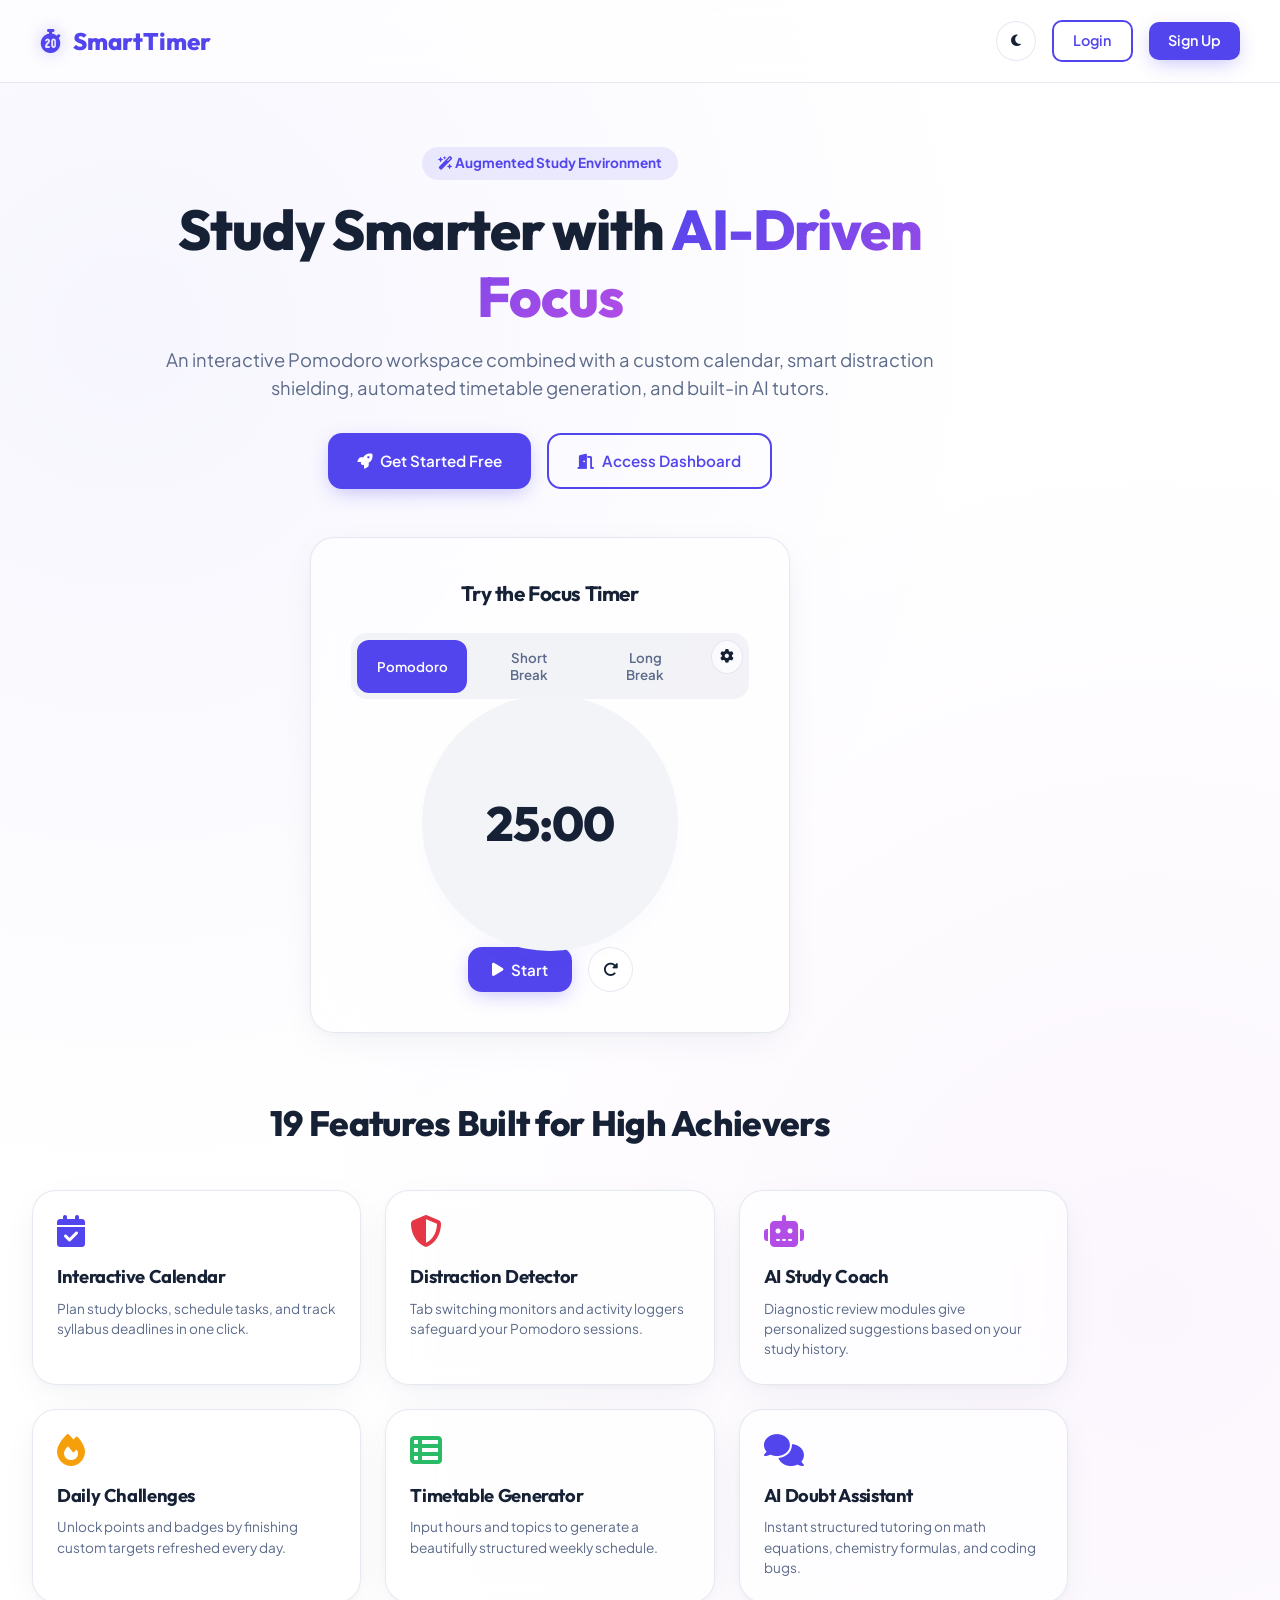
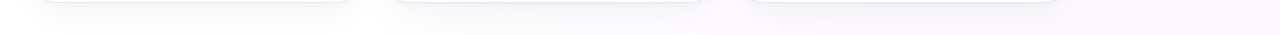
<file: index.html>
<!DOCTYPE html>
<html lang="en">
<head>
    <meta charset="UTF-8">
    <meta name="viewport" content="width=device-width, initial-scale=1.0">
    <title>Smart Study Timer - Elevate Your Focus</title>
    <link rel="stylesheet" href="style.css">
    <link rel="stylesheet" href="https://cdnjs.cloudflare.com/ajax/libs/font-awesome/6.4.0/css/all.min.css">
</head>
<body style="background: radial-gradient(circle at 10% 20%, hsla(245, 82%, 60%, 0.05), transparent 50%), radial-gradient(circle at 90% 80%, hsla(280, 75%, 60%, 0.05), transparent 50%);">
    <!-- Navigation Bar -->
    <nav style="display: flex; justify-content: space-between; align-items: center; padding: 1.25rem 2.5rem; background: var(--card-bg); backdrop-filter: var(--glass-blur); -webkit-backdrop-filter: var(--glass-blur); border-bottom: 1px solid var(--card-border); sticky: top; z-index: 100;">
        <div class="sidebar-logo" style="margin: 0; padding: 0;">
            <i class="fa-solid fa-stopwatch-20"></i>
            <span>SmartTimer</span>
        </div>
        <div class="nav-links" style="display: flex; gap: 1rem; align-items: center;">
            <button class="btn-icon" id="themeToggle" aria-label="Toggle Theme" style="width: 40px; height: 40px;">
                <i class="fa-solid fa-moon"></i>
            </button>
            <a href="login.html" class="btn btn-outline" style="padding: 0.5rem 1.2rem; border-radius: 10px; font-size: 0.9rem;">Login</a>
            <a href="register.html" class="btn btn-primary" style="padding: 0.5rem 1.2rem; border-radius: 10px; font-size: 0.9rem;">Sign Up</a>
        </div>
    </nav>

    <!-- Hero Section -->
    <div class="container" style="max-width: 1100px; padding: 4rem 2rem 2rem; text-align: center;">
        <div style="max-width: 800px; margin: 0 auto 3rem;">
            <span style="background: hsla(245, 82%, 60%, 0.1); color: var(--primary-color); padding: 0.4rem 1rem; border-radius: 99px; font-size: 0.85rem; font-weight: 700; display: inline-block; margin-bottom: 1rem;">
                <i class="fa-solid fa-wand-magic-sparkles"></i> Augmented Study Environment
            </span>
            <h1 style="font-size: 3.5rem; line-height: 1.2; font-weight: 800; font-family: var(--font-heading); margin-bottom: 1rem;">
                Study Smarter with <span style="background: linear-gradient(135deg, var(--primary-color), var(--accent-color)); -webkit-background-clip: text; -webkit-text-fill-color: transparent;">AI-Driven Focus</span>
            </h1>
            <p style="font-size: 1.15rem; color: var(--text-muted); margin-bottom: 2rem;">
                An interactive Pomodoro workspace combined with a custom calendar, smart distraction shielding, automated timetable generation, and built-in AI tutors.
            </p>
            <div style="display: flex; gap: 1rem; justify-content: center; flex-wrap: wrap;">
                <a href="register.html" class="btn btn-primary btn-lg" style="padding: 0.9rem 1.8rem; border-radius: 14px;"><i class="fa-solid fa-rocket"></i> Get Started Free</a>
                <a href="login.html" class="btn btn-outline btn-lg" style="padding: 0.9rem 1.8rem; border-radius: 14px;"><i class="fa-solid fa-door-open"></i> Access Dashboard</a>
            </div>
        </div>

        <!-- Quick Demo Timer -->
        <div class="glass-card text-center" style="max-width: 480px; margin: 0 auto 4rem; padding: 2.5rem; position: relative;">
            <h3 style="font-size: 1.3rem; margin-bottom: 1.5rem;">Try the Focus Timer</h3>
            
            <div class="timer-modes" style="margin-bottom: 1.5rem;">
                <button class="timer-mode-btn active" data-mode="pomodoro">Pomodoro</button>
                <button class="timer-mode-btn" data-mode="shortBreak">Short Break</button>
                <button class="timer-mode-btn" data-mode="longBreak">Long Break</button>
                <button class="btn-icon" id="settingsBtn" style="width: 34px; height: 34px; margin-left: 0.25rem;"><i class="fa-solid fa-gear" style="font-size: 0.85rem;"></i></button>
            </div>

            <div class="circular-progress" id="progressCircle" style="width: 200px; height: 200px; margin-bottom: 1.5rem;">
                <div class="time-display" id="timeDisplay" style="font-size: 3rem;">25:00</div>
            </div>

            <div class="timer-controls" style="margin-bottom: 0;">
                <button class="btn btn-primary" id="startBtn"><i class="fa-solid fa-play"></i> Start</button>
                <button class="btn btn-outline" id="pauseBtn" style="display:none;"><i class="fa-solid fa-pause"></i> Pause</button>
                <button class="btn btn-icon" id="resetBtn"><i class="fa-solid fa-rotate-right"></i></button>
            </div>
        </div>

        <!-- Features Grid -->
        <div style="margin-top: 2rem;">
            <h2 style="font-size: 2.2rem; font-weight: 800; font-family: var(--font-heading); margin-bottom: 2.5rem;">19 Features Built for High Achievers</h2>
            
            <div class="grid-cols-12" style="gap: 1.5rem; text-align: left;">
                <div class="col-span-4 glass-card" style="padding: 1.5rem;">
                    <i class="fa-solid fa-calendar-check" style="font-size: 2rem; color: var(--primary-color); margin-bottom: 1rem;"></i>
                    <h3 style="font-size: 1.15rem; margin-bottom: 0.5rem;">Interactive Calendar</h3>
                    <p style="font-size: 0.85rem; color: var(--text-muted); margin: 0;">Plan study blocks, schedule tasks, and track syllabus deadlines in one click.</p>
                </div>
                <div class="col-span-4 glass-card" style="padding: 1.5rem;">
                    <i class="fa-solid fa-shield-halved" style="font-size: 2rem; color: var(--danger-color); margin-bottom: 1rem;"></i>
                    <h3 style="font-size: 1.15rem; margin-bottom: 0.5rem;">Distraction Detector</h3>
                    <p style="font-size: 0.85rem; color: var(--text-muted); margin: 0;">Tab switching monitors and activity loggers safeguard your Pomodoro sessions.</p>
                </div>
                <div class="col-span-4 glass-card" style="padding: 1.5rem;">
                    <i class="fa-solid fa-robot" style="font-size: 2rem; color: var(--accent-color); margin-bottom: 1rem;"></i>
                    <h3 style="font-size: 1.15rem; margin-bottom: 0.5rem;">AI Study Coach</h3>
                    <p style="font-size: 0.85rem; color: var(--text-muted); margin: 0;">Diagnostic review modules give personalized suggestions based on your study history.</p>
                </div>
                <div class="col-span-4 glass-card" style="padding: 1.5rem;">
                    <i class="fa-solid fa-fire" style="font-size: 2rem; color: var(--warning-color); margin-bottom: 1rem;"></i>
                    <h3 style="font-size: 1.15rem; margin-bottom: 0.5rem;">Daily Challenges</h3>
                    <p style="font-size: 0.85rem; color: var(--text-muted); margin: 0;">Unlock points and badges by finishing custom targets refreshed every day.</p>
                </div>
                <div class="col-span-4 glass-card" style="padding: 1.5rem;">
                    <i class="fa-solid fa-table-list" style="font-size: 2rem; color: var(--success-color); margin-bottom: 1rem;"></i>
                    <h3 style="font-size: 1.15rem; margin-bottom: 0.5rem;">Timetable Generator</h3>
                    <p style="font-size: 0.85rem; color: var(--text-muted); margin: 0;">Input hours and topics to generate a beautifully structured weekly schedule.</p>
                </div>
                <div class="col-span-4 glass-card" style="padding: 1.5rem;">
                    <i class="fa-solid fa-comments" style="font-size: 2rem; color: var(--primary-color); margin-bottom: 1rem;"></i>
                    <h3 style="font-size: 1.15rem; margin-bottom: 0.5rem;">AI Doubt Assistant</h3>
                    <p style="font-size: 0.85rem; color: var(--text-muted); margin: 0;">Instant structured tutoring on math equations, chemistry formulas, and coding bugs.</p>
                </div>
            </div>
        </div>
    </div>

    <!-- Settings Modal -->
    <div class="modal" id="settingsModal">
        <div class="modal-content glass-card">
            <div class="modal-header">
                <h3>Timer Settings</h3>
                <button class="close-modal" id="closeSettingsBtn"><i class="fa-solid fa-xmark"></i></button>
            </div>
            <div class="settings-form">
                <div class="form-group">
                    <label class="form-label">Pomodoro (minutes)</label>
                    <input type="number" id="pomodoroSetting" class="form-input" min="1" value="25">
                </div>
                <div class="form-group">
                    <label class="form-label">Short Break (minutes)</label>
                    <input type="number" id="shortBreakSetting" class="form-input" min="1" value="5">
                </div>
                <div class="form-group">
                    <label class="form-label">Long Break (minutes)</label>
                    <input type="number" id="longBreakSetting" class="form-input" min="1" value="15">
                </div>
                <button class="btn btn-primary w-full mt-1" id="saveSettingsBtn">Save Settings</button>
            </div>
        </div>
    </div>

    <script src="script.js"></script>
</body>
</html>
</file>
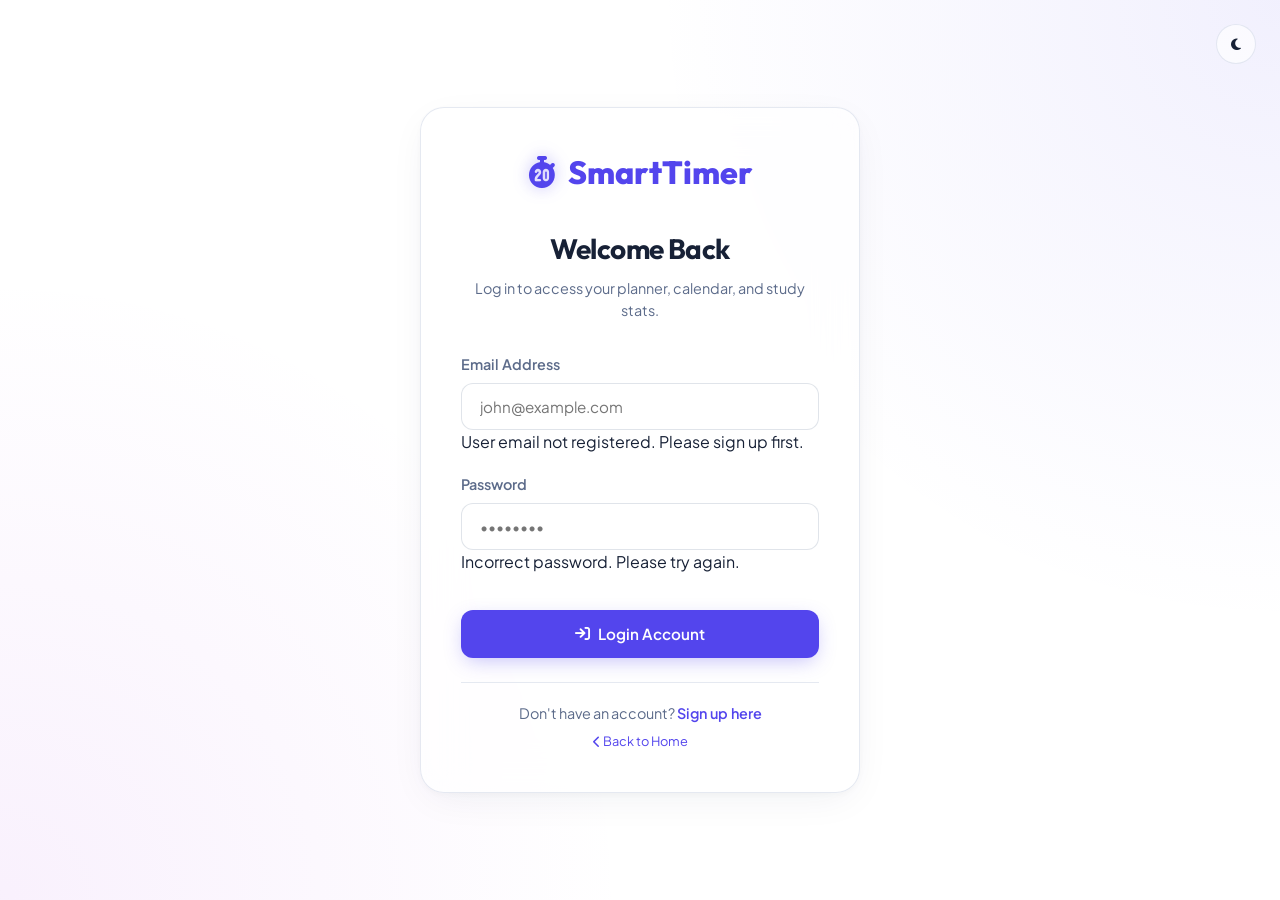
<file: login.html>
<!DOCTYPE html>
<html lang="en">
<head>
    <meta charset="UTF-8">
    <meta name="viewport" content="width=device-width, initial-scale=1.0">
    <title>Login - Smart Study Timer</title>
    <link rel="stylesheet" href="style.css">
    <link rel="stylesheet" href="https://cdnjs.cloudflare.com/ajax/libs/font-awesome/6.4.0/css/all.min.css">
</head>
<body style="display: flex; align-items: center; justify-content: center; min-height: 100vh; background: radial-gradient(circle at top right, hsla(245, 82%, 60%, 0.08), transparent 40%), radial-gradient(circle at bottom left, hsla(280, 75%, 60%, 0.08), transparent 40%); padding: 1.5rem; position: relative;">
    <div style="position: absolute; top: 1.5rem; right: 1.5rem; display: flex; gap: 1rem; align-items: center;">
        <button class="btn-icon" id="themeToggle" aria-label="Toggle Theme" style="width: 40px; height: 40px;">
            <i class="fa-solid fa-moon"></i>
        </button>
    </div>
    
    <div class="glass-card" style="width: 100%; max-width: 440px; padding: 2.5rem; text-align: left;">
        <div style="display: flex; align-items: center; justify-content: center; gap: 0.75rem; font-size: 2rem; font-weight: 800; font-family: var(--font-heading); color: var(--primary-color); margin-bottom: 2rem;">
            <i class="fa-solid fa-stopwatch-20" style="filter: drop-shadow(0 0 8px var(--primary-glow));"></i>
            <span>SmartTimer</span>
        </div>
        
        <h2 style="font-size: 1.75rem; text-align: center; margin-bottom: 0.5rem;">Welcome Back</h2>
        <p style="text-align: center; color: var(--text-muted); font-size: 0.9rem; margin-bottom: 2rem;">Log in to access your planner, calendar, and study stats.</p>
        
        <form id="loginForm">
            <div class="form-group">
                <label class="form-label" for="loginEmail">Email Address</label>
                <input type="email" id="loginEmail" class="form-input" placeholder="john@example.com" required>
                <div class="error-msg" id="loginEmailError">User email not registered. Please sign up first.</div>
            </div>
            
            <div class="form-group">
                <label class="form-label" for="loginPassword">Password</label>
                <input type="password" id="loginPassword" class="form-input" placeholder="••••••••" required>
                <div class="error-msg" id="loginPasswordError">Incorrect password. Please try again.</div>
            </div>
            
            <button type="submit" class="btn btn-primary w-full" style="padding: 0.9rem; margin-top: 1rem; border-radius: 12px;">
                <i class="fa-solid fa-arrow-right-to-bracket"></i> Login Account
            </button>
        </form>
        
        <div style="text-align: center; margin-top: 1.5rem; border-top: 1px solid var(--card-border); padding-top: 1.25rem;">
            <p style="font-size: 0.9rem; color: var(--text-muted);">
                Don't have an account? <a href="register.html" style="font-weight: 600;">Sign up here</a>
            </p>
            <p style="font-size: 0.8rem; color: var(--text-muted); margin-top: 0.5rem;">
                <a href="index.html"><i class="fa-solid fa-chevron-left" style="font-size: 0.75rem;"></i> Back to Home</a>
            </p>
        </div>
    </div>

    <script src="script.js"></script>
</body>
</html>
</file>
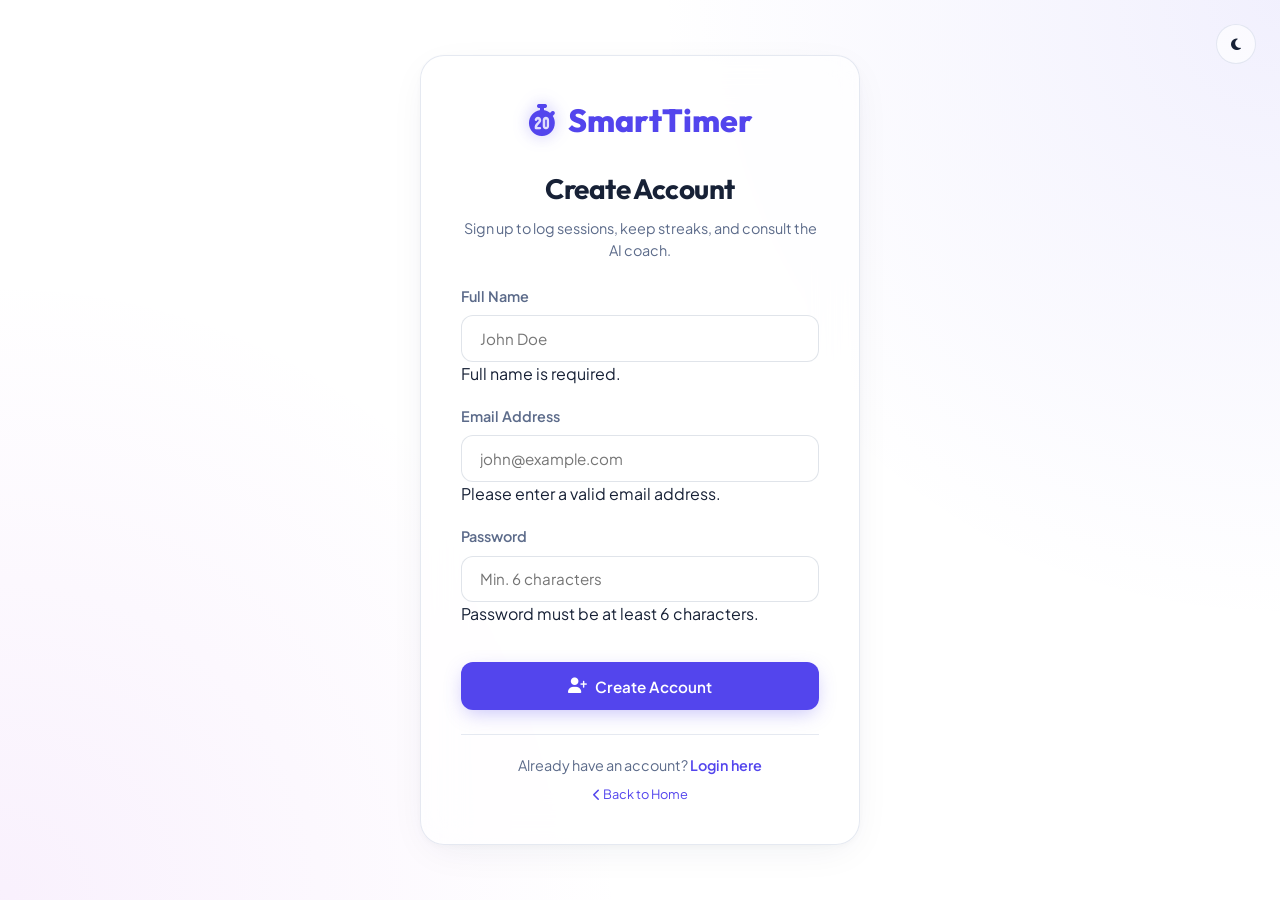
<file: register.html>
<!DOCTYPE html>
<html lang="en">
<head>
    <meta charset="UTF-8">
    <meta name="viewport" content="width=device-width, initial-scale=1.0">
    <title>Register - Smart Study Timer</title>
    <link rel="stylesheet" href="style.css">
    <link rel="stylesheet" href="https://cdnjs.cloudflare.com/ajax/libs/font-awesome/6.4.0/css/all.min.css">
</head>
<body style="display: flex; align-items: center; justify-content: center; min-height: 100vh; background: radial-gradient(circle at top right, hsla(245, 82%, 60%, 0.08), transparent 40%), radial-gradient(circle at bottom left, hsla(280, 75%, 60%, 0.08), transparent 40%); padding: 1.5rem; position: relative;">
    <div style="position: absolute; top: 1.5rem; right: 1.5rem; display: flex; gap: 1rem; align-items: center;">
        <button class="btn-icon" id="themeToggle" aria-label="Toggle Theme" style="width: 40px; height: 40px;">
            <i class="fa-solid fa-moon"></i>
        </button>
    </div>
    
    <div class="glass-card" style="width: 100%; max-width: 440px; padding: 2.5rem; text-align: left;">
        <div style="display: flex; align-items: center; justify-content: center; gap: 0.75rem; font-size: 2rem; font-weight: 800; font-family: var(--font-heading); color: var(--primary-color); margin-bottom: 1.5rem;">
            <i class="fa-solid fa-stopwatch-20" style="filter: drop-shadow(0 0 8px var(--primary-glow));"></i>
            <span>SmartTimer</span>
        </div>
        
        <h2 style="font-size: 1.75rem; text-align: center; margin-bottom: 0.5rem;">Create Account</h2>
        <p style="text-align: center; color: var(--text-muted); font-size: 0.9rem; margin-bottom: 1.5rem;">Sign up to log sessions, keep streaks, and consult the AI coach.</p>
        
        <form id="registerForm">
            <div class="form-group">
                <label class="form-label" for="regName">Full Name</label>
                <input type="text" id="regName" class="form-input" placeholder="John Doe" required>
                <div class="error-msg" id="nameError">Full name is required.</div>
            </div>
            
            <div class="form-group">
                <label class="form-label" for="regEmail">Email Address</label>
                <input type="email" id="regEmail" class="form-input" placeholder="john@example.com" required>
                <div class="error-msg" id="emailError">Please enter a valid email address.</div>
            </div>
            
            <div class="form-group">
                <label class="form-label" for="regPassword">Password</label>
                <input type="password" id="regPassword" class="form-input" placeholder="Min. 6 characters" required>
                <div class="error-msg" id="passwordError">Password must be at least 6 characters.</div>
            </div>
            
            <button type="submit" class="btn btn-primary w-full" style="padding: 0.9rem; margin-top: 1rem; border-radius: 12px;">
                <i class="fa-solid fa-user-plus"></i> Create Account
            </button>
        </form>
        
        <div style="text-align: center; margin-top: 1.5rem; border-top: 1px solid var(--card-border); padding-top: 1.25rem;">
            <p style="font-size: 0.9rem; color: var(--text-muted);">
                Already have an account? <a href="login.html" style="font-weight: 600;">Login here</a>
            </p>
            <p style="font-size: 0.8rem; color: var(--text-muted); margin-top: 0.5rem;">
                <a href="index.html"><i class="fa-solid fa-chevron-left" style="font-size: 0.75rem;"></i> Back to Home</a>
            </p>
        </div>
    </div>

    <!-- Success Modal -->
    <div class="modal-overlay" id="successModal">
        <div class="glass-card modal-content" style="max-width: 380px;">
            <i class="fa-solid fa-circle-check" style="font-size: 3.5rem; color: var(--success-color); margin-bottom: 1rem; display: block; filter: drop-shadow(0 4px 10px hsla(145, 63%, 45%, 0.3));"></i>
            <h3>Registration Complete!</h3>
            <p style="color: var(--text-muted); margin: 0.5rem 0 1.5rem; font-size: 0.9rem;">Your account is ready. Log in to start your smart study journey.</p>
            <a href="login.html" class="btn btn-primary w-full" style="border-radius: 12px;">Go to Login</a>
        </div>
    </div>

    <script src="script.js"></script>
</body>
</html>
</file>
<file: style.css>
@import url('https://fonts.googleapis.com/css2?family=Outfit:wght@300;400;500;600;700;800&family=Plus+Jakarta+Sans:wght@300;400;500;600;700;800&display=swap');

:root {
  /* Premium Light Theme (HSL-tailored) */
  --bg-color: hsl(220, 30%, 96%);
  --text-color: hsl(220, 40%, 15%);
  --text-muted: hsl(220, 20%, 45%);
  --card-bg: hsla(0, 0%, 100%, 0.65);
  --card-border: hsla(220, 30%, 80%, 0.4);
  --primary-color: hsl(245, 82%, 60%);
  --primary-hover: hsl(245, 82%, 52%);
  --primary-glow: hsla(245, 82%, 60%, 0.35);
  --success-color: hsl(145, 63%, 45%);
  --success-bg: hsla(145, 63%, 45%, 0.1);
  --danger-color: hsl(355, 78%, 56%);
  --danger-bg: hsla(355, 78%, 56%, 0.1);
  --warning-color: hsl(38, 92%, 50%);
  --warning-bg: hsla(38, 92%, 50%, 0.1);
  --accent-color: hsl(280, 75%, 60%);
  --shadow: 0 10px 40px -10px hsla(220, 40%, 20%, 0.08), 0 2px 10px hsla(220, 40%, 20%, 0.03);
  --glass-blur: blur(20px);
  --input-bg: hsla(0, 0%, 100%, 0.8);
  --input-border: hsla(220, 20%, 80%, 0.5);
  --sidebar-width: 280px;
  --transition: all 0.3s cubic-bezier(0.4, 0, 0.2, 1);
  --font-heading: 'Outfit', sans-serif;
  --font-body: 'Plus Jakarta Sans', sans-serif;
}

[data-theme="dark"] {
  /* Premium Dark Theme */
  --bg-color: hsl(222, 47%, 7%);
  --text-color: hsl(210, 40%, 98%);
  --text-muted: hsl(215, 25%, 70%);
  --card-bg: hsla(222, 47%, 11%, 0.65);
  --card-border: hsla(217, 32%, 18%, 0.85);
  --primary-color: hsl(245, 100%, 65%);
  --primary-hover: hsl(245, 100%, 70%);
  --primary-glow: hsla(245, 100%, 65%, 0.45);
  --success-color: hsl(145, 80%, 45%);
  --success-bg: hsla(145, 80%, 45%, 0.15);
  --danger-color: hsl(355, 100%, 65%);
  --danger-bg: hsla(355, 100%, 65%, 0.15);
  --warning-color: hsl(42, 100%, 55%);
  --warning-bg: hsla(42, 100%, 55%, 0.15);
  --accent-color: hsl(280, 90%, 65%);
  --shadow: 0 15px 50px -15px hsla(0, 0%, 0%, 0.5);
  --input-bg: hsla(222, 47%, 10%, 0.8);
  --input-border: hsla(217, 32%, 20%, 0.8);
}

* {
  box-sizing: border-box;
  margin: 0;
  padding: 0;
}

body {
  font-family: var(--font-body);
  background-color: var(--bg-color);
  color: var(--text-color);
  min-height: 100vh;
  transition: background-color 0.5s ease, color 0.5s ease;
  overflow-x: hidden;
  line-height: 1.5;
}

h1, h2, h3, h4, h5, h6 {
  font-family: var(--font-heading);
  font-weight: 700;
  letter-spacing: -0.02em;
}

a {
  color: var(--primary-color);
  text-decoration: none;
  transition: var(--transition);
}
a:hover {
  color: var(--primary-hover);
}

/* Scrollbars */
::-webkit-scrollbar {
  width: 8px;
  height: 8px;
}
::-webkit-scrollbar-track {
  background: transparent;
}
::-webkit-scrollbar-thumb {
  background: var(--card-border);
  border-radius: 99px;
}
::-webkit-scrollbar-thumb:hover {
  background: var(--text-muted);
}

/* Core App Layout */
.app-layout {
  display: flex;
  min-height: 100vh;
  position: relative;
}

/* Sidebar Styling */
.sidebar {
  width: var(--sidebar-width);
  background: var(--card-bg);
  backdrop-filter: var(--glass-blur);
  -webkit-backdrop-filter: var(--glass-blur);
  border-right: 1px solid var(--card-border);
  padding: 1.75rem;
  display: flex;
  flex-direction: column;
  height: 100vh;
  position: fixed;
  left: 0;
  top: 0;
  z-index: 99;
  transition: var(--transition);
}

.sidebar-logo {
  display: flex;
  align-items: center;
  gap: 0.75rem;
  font-size: 1.5rem;
  font-weight: 800;
  font-family: var(--font-heading);
  color: var(--primary-color);
  margin-bottom: 2rem;
  padding-left: 0.5rem;
}
.sidebar-logo i {
  filter: drop-shadow(0 0 8px var(--primary-glow));
}

.user-profile-summary {
  background: hsla(245, 82%, 60%, 0.06);
  border: 1px solid hsla(245, 82%, 60%, 0.15);
  border-radius: 16px;
  padding: 1rem;
  margin-bottom: 2rem;
  display: flex;
  flex-direction: column;
  gap: 0.5rem;
}
.user-profile-summary .user-name {
  font-weight: 700;
  font-size: 1.05rem;
  white-space: nowrap;
  overflow: hidden;
  text-overflow: ellipsis;
}
.user-profile-summary .user-score-row {
  display: flex;
  justify-content: space-between;
  align-items: center;
  font-size: 0.85rem;
}
.user-profile-summary .user-points {
  color: var(--primary-color);
  font-weight: 700;
}
.user-profile-summary .user-streak {
  display: flex;
  align-items: center;
  gap: 0.25rem;
  color: var(--warning-color);
  font-weight: 700;
}

.sidebar-nav {
  display: flex;
  flex-direction: column;
  gap: 0.4rem;
  flex-grow: 1;
  overflow-y: auto;
}
.nav-link {
  display: flex;
  align-items: center;
  gap: 0.85rem;
  padding: 0.8rem 1rem;
  border-radius: 12px;
  color: var(--text-muted);
  font-weight: 600;
  font-size: 0.95rem;
  cursor: pointer;
  transition: var(--transition);
  border: 1px solid transparent;
}
.nav-link:hover {
  background: hsla(220, 20%, 50%, 0.08);
  color: var(--text-color);
  transform: translateX(3px);
}
.nav-link.active {
  background: var(--primary-color);
  color: white;
  border: 1px solid var(--primary-glow);
  box-shadow: 0 8px 20px -6px var(--primary-glow);
}
.nav-link i {
  font-size: 1.1rem;
  width: 20px;
  text-align: center;
}

.sidebar-footer {
  margin-top: auto;
  padding-top: 1rem;
  display: flex;
  flex-direction: column;
  gap: 0.75rem;
}

/* Main Workspace */
.main-content {
  flex-grow: 1;
  margin-left: var(--sidebar-width);
  padding: 2.5rem;
  min-height: 100vh;
  transition: var(--transition);
}

.top-navbar {
  display: flex;
  justify-content: space-between;
  align-items: center;
  margin-bottom: 2rem;
}
.page-title h2 {
  font-size: 2rem;
  font-weight: 800;
}
.page-title p {
  font-size: 0.95rem;
  color: var(--text-muted);
}
.nav-actions {
  display: flex;
  align-items: center;
  gap: 1rem;
}

/* Glassmorphism Cards */
.glass-card {
  background: var(--card-bg);
  backdrop-filter: var(--glass-blur);
  -webkit-backdrop-filter: var(--glass-blur);
  border: 1px solid var(--card-border);
  border-radius: 24px;
  box-shadow: var(--shadow);
  padding: 2rem;
  transition: transform 0.3s ease, box-shadow 0.3s ease, border-color 0.3s ease;
}
.glass-card:hover {
  border-color: hsla(245, 82%, 60%, 0.15);
}

/* Grid Layouts */
.grid-cols-12 { display: grid; grid-template-columns: repeat(12, 1fr); gap: 1.5rem; }
.col-span-4 { grid-column: span 4; }
.col-span-5 { grid-column: span 5; }
.col-span-6 { grid-column: span 6; }
.col-span-7 { grid-column: span 7; }
.col-span-8 { grid-column: span 8; }
.col-span-12 { grid-column: span 12; }

/* Buttons */
.btn {
  padding: 0.75rem 1.5rem;
  border-radius: 14px;
  border: none;
  font-family: inherit;
  font-weight: 600;
  font-size: 0.95rem;
  cursor: pointer;
  transition: var(--transition);
  display: inline-flex;
  align-items: center;
  justify-content: center;
  gap: 0.5rem;
}
.btn-primary {
  background-color: var(--primary-color);
  color: white;
  box-shadow: 0 6px 20px -4px var(--primary-glow);
}
.btn-primary:hover {
  background-color: var(--primary-hover);
  transform: translateY(-2px);
  box-shadow: 0 8px 25px -4px var(--primary-glow);
}
.btn-outline {
  background: transparent;
  border: 2px solid var(--primary-color);
  color: var(--primary-color);
}
.btn-outline:hover {
  background: var(--primary-color);
  color: white;
}
.btn-danger {
  background-color: var(--danger-color);
  color: white;
}
.btn-danger:hover {
  opacity: 0.95;
  transform: translateY(-2px);
}
.btn-success {
  background-color: var(--success-color);
  color: white;
}
.btn-success:hover {
  opacity: 0.95;
  transform: translateY(-2px);
}
.btn-icon {
  width: 45px;
  height: 45px;
  padding: 0;
  border-radius: 50%;
  background: var(--card-bg);
  border: 1px solid var(--card-border);
  color: var(--text-color);
}
.btn-icon:hover {
  background: rgba(128, 128, 128, 0.1);
  transform: scale(1.05);
}

/* Forms & Inputs */
.form-group {
  margin-bottom: 1.25rem;
}
.form-label {
  display: block;
  margin-bottom: 0.5rem;
  font-weight: 600;
  font-size: 0.9rem;
  color: var(--text-muted);
}
.form-input {
  width: 100%;
  padding: 0.8rem 1.1rem;
  border-radius: 12px;
  border: 1px solid var(--input-border);
  background: var(--input-bg);
  color: var(--text-color);
  font-family: inherit;
  font-size: 0.95rem;
  transition: var(--transition);
}
.form-input:focus {
  outline: none;
  border-color: var(--primary-color);
  box-shadow: 0 0 0 3px var(--primary-glow);
}

/* Tabs */
.tab-content {
  display: none;
  animation: tabFadeIn 0.4s ease forwards;
}
.tab-content.active {
  display: block;
}
@keyframes tabFadeIn {
  from { opacity: 0; transform: translateY(15px); }
  to { opacity: 1; transform: translateY(0); }
}

/* TIMER COMPONENT */
.timer-modes {
  display: flex;
  gap: 0.5rem;
  background: hsla(220, 20%, 50%, 0.08);
  padding: 0.4rem;
  border-radius: 16px;
  width: fit-content;
  margin: 0 auto 2.5rem;
}
.timer-mode-btn {
  background: none;
  border: none;
  padding: 0.6rem 1.2rem;
  color: var(--text-muted);
  cursor: pointer;
  border-radius: 12px;
  font-family: inherit;
  font-weight: 600;
  transition: var(--transition);
}
.timer-mode-btn.active {
  background: var(--primary-color);
  color: white;
}
.circular-progress {
  width: 280px;
  height: 280px;
  border-radius: 50%;
  display: flex;
  justify-content: center;
  align-items: center;
  margin: 0 auto 2.5rem;
  position: relative;
  box-shadow: 0 10px 40px -10px var(--primary-glow);
  transition: var(--transition);
}
.circular-progress::before {
  content: "";
  position: absolute;
  width: 256px;
  height: 256px;
  border-radius: 50%;
  background-color: var(--bg-color);
}
.time-display {
  position: relative;
  font-family: var(--font-heading);
  font-size: 5rem;
  font-weight: 800;
  color: var(--text-color);
  letter-spacing: -0.02em;
}
.timer-controls {
  display: flex;
  gap: 1rem;
  justify-content: center;
  margin-bottom: 2rem;
}

/* Ambient Audio Mixer */
.ambient-title {
  font-size: 0.95rem;
  font-weight: 700;
  margin-bottom: 0.8rem;
  display: flex;
  align-items: center;
  gap: 0.5rem;
}
.ambient-mixer {
  display: flex;
  flex-direction: column;
  gap: 0.8rem;
}
.ambient-sound-row {
  display: flex;
  align-items: center;
  justify-content: space-between;
  background: hsla(220, 20%, 50%, 0.05);
  padding: 0.6rem 1rem;
  border-radius: 12px;
}
.ambient-sound-info {
  display: flex;
  align-items: center;
  gap: 0.6rem;
  font-size: 0.9rem;
  font-weight: 600;
}
.ambient-sound-info i {
  width: 20px;
  color: var(--primary-color);
}
.sound-toggle-btn {
  background: none;
  border: none;
  cursor: pointer;
  font-size: 1rem;
  color: var(--text-muted);
  transition: var(--transition);
}
.sound-toggle-btn.active {
  color: var(--primary-color);
}
.volume-slider {
  width: 80px;
  accent-color: var(--primary-color);
  cursor: pointer;
}

/* Distraction Detector Widget */
.distraction-alert-box {
  background: var(--warning-bg);
  border: 1px dashed var(--warning-color);
  border-radius: 16px;
  padding: 1rem;
  margin-top: 1.5rem;
  display: flex;
  gap: 0.75rem;
  align-items: flex-start;
}
.distraction-alert-box i {
  color: var(--warning-color);
  font-size: 1.2rem;
  margin-top: 0.1rem;
}
.distraction-alert-box h4 {
  font-size: 0.95rem;
  margin-bottom: 0.2rem;
}
.distraction-alert-box p {
  font-size: 0.8rem;
  margin: 0;
  color: var(--text-muted);
}
.distraction-logs {
  max-height: 150px;
  overflow-y: auto;
  margin-top: 1rem;
  display: flex;
  flex-direction: column;
  gap: 0.4rem;
}
.distraction-log-item {
  font-size: 0.8rem;
  padding: 0.4rem 0.6rem;
  background: rgba(0, 0, 0, 0.03);
  border-left: 3px solid var(--danger-color);
  border-radius: 4px;
}

/* CUSTOM CALENDAR COMPONENT */
.calendar-header {
  display: flex;
  justify-content: space-between;
  align-items: center;
  margin-bottom: 1.25rem;
}
.calendar-grid {
  display: grid;
  grid-template-columns: repeat(7, 1fr);
  gap: 0.4rem;
  text-align: center;
}
.calendar-day-header {
  font-weight: 700;
  font-size: 0.85rem;
  color: var(--text-muted);
  padding: 0.5rem;
}
.calendar-day-cell {
  background: hsla(220, 20%, 50%, 0.04);
  border-radius: 12px;
  min-height: 70px;
  padding: 0.4rem;
  display: flex;
  flex-direction: column;
  justify-content: space-between;
  cursor: pointer;
  transition: var(--transition);
  position: relative;
  border: 1px solid transparent;
}
.calendar-day-cell:hover {
  background: hsla(220, 20%, 50%, 0.08);
  border-color: var(--card-border);
}
.calendar-day-cell.current-day {
  border: 1px solid var(--primary-color);
  background: hsla(245, 82%, 60%, 0.04);
}
.calendar-day-cell.other-month {
  opacity: 0.3;
}
.day-num {
  font-weight: 700;
  font-size: 0.9rem;
  align-self: flex-start;
}
.calendar-dots {
  display: flex;
  flex-wrap: wrap;
  gap: 3px;
  justify-content: center;
}
.calendar-dot {
  width: 6px;
  height: 6px;
  border-radius: 50%;
  background: var(--primary-color);
}
.calendar-dot.timetable {
  background: var(--accent-color);
}

/* HEATMAP COMPONENT */
.heatmap-container {
  display: flex;
  flex-direction: column;
  gap: 0.75rem;
}
.heatmap-grid {
  display: grid;
  grid-template-columns: repeat(15, 1fr);
  gap: 6px;
  width: fit-content;
  margin: 0 auto;
}
.heatmap-cell {
  width: 22px;
  height: 22px;
  border-radius: 6px;
  background-color: hsla(220, 20%, 50%, 0.1);
  cursor: pointer;
  position: relative;
  transition: var(--transition);
}
.heatmap-cell:hover {
  transform: scale(1.15);
  z-index: 2;
}
/* Levels of study density */
.heatmap-cell.level-0 { background-color: hsla(220, 20%, 50%, 0.08); }
.heatmap-cell.level-1 { background-color: hsla(145, 63%, 45%, 0.25); }
.heatmap-cell.level-2 { background-color: hsla(145, 63%, 45%, 0.5); }
.heatmap-cell.level-3 { background-color: hsla(145, 63%, 45%, 0.75); }
.heatmap-cell.level-4 { background-color: hsla(145, 63%, 45%, 1.0); }

/* PRODUCTIVITY GAUGE METER */
.gauge-container {
  position: relative;
  width: 160px;
  height: 160px;
  margin: 0 auto 1rem;
}
.gauge-svg {
  transform: rotate(-90deg);
}
.gauge-bg {
  fill: none;
  stroke: var(--card-border);
  stroke-width: 12;
}
.gauge-fill {
  fill: none;
  stroke: var(--primary-color);
  stroke-width: 12;
  stroke-dasharray: 440;
  stroke-dashoffset: 440;
  stroke-linecap: round;
  transition: stroke-dashoffset 1s ease-in-out;
}
.gauge-value {
  position: absolute;
  top: 50%;
  left: 50%;
  transform: translate(-50%, -50%);
  font-family: var(--font-heading);
  font-size: 2rem;
  font-weight: 800;
  color: var(--text-color);
}

/* GAMIFICATION & DAILY CHALLENGES */
.challenges-list {
  display: flex;
  flex-direction: column;
  gap: 0.8rem;
}
.challenge-item {
  display: flex;
  align-items: center;
  gap: 0.85rem;
  padding: 0.9rem 1.2rem;
  background: hsla(220, 20%, 50%, 0.04);
  border: 1px solid var(--card-border);
  border-radius: 16px;
  font-size: 0.9rem;
  font-weight: 600;
}
.challenge-item i {
  font-size: 1.25rem;
  color: var(--primary-color);
}
.challenge-item.completed {
  border-color: var(--success-color);
  background: var(--success-bg);
  text-decoration: line-through;
  opacity: 0.8;
}
.challenge-item.completed i {
  color: var(--success-color);
}

/* Badges Showcase */
.badges-showcase {
  display: grid;
  grid-template-columns: repeat(auto-fit, minmax(100px, 1fr));
  gap: 1rem;
  margin-top: 1rem;
}
.badge-slot {
  background: hsla(220, 20%, 50%, 0.04);
  border: 1px solid var(--card-border);
  border-radius: 16px;
  padding: 1rem;
  text-align: center;
  transition: var(--transition);
  opacity: 0.4;
  filter: grayscale(1);
}
.badge-slot.earned {
  opacity: 1;
  filter: grayscale(0);
  background: linear-gradient(135deg, hsla(245, 82%, 60%, 0.08) 0%, hsla(280, 75%, 60%, 0.08) 100%);
  border-color: hsla(245, 82%, 60%, 0.3);
  box-shadow: 0 8px 20px -8px var(--primary-glow);
}
.badge-slot i {
  font-size: 2.2rem;
  margin-bottom: 0.5rem;
  background: linear-gradient(135deg, var(--primary-color), var(--accent-color));
  -webkit-background-clip: text;
  -webkit-text-fill-color: transparent;
  filter: drop-shadow(0 4px 6px rgba(0, 0, 0, 0.1));
}
.badge-slot.earned:hover {
  transform: translateY(-5px) scale(1.05);
}
.badge-name {
  font-size: 0.8rem;
  font-weight: 700;
}

/* Leaderboard */
.leaderboard-table {
  width: 100%;
  border-collapse: collapse;
  margin-top: 0.75rem;
}
.leaderboard-row {
  display: flex;
  align-items: center;
  padding: 0.75rem 1rem;
  border-bottom: 1px solid var(--card-border);
  border-radius: 12px;
  transition: var(--transition);
}
.leaderboard-row:hover {
  background: rgba(128, 128, 128, 0.05);
}
.leaderboard-row.user-row {
  background: hsla(245, 82%, 60%, 0.06);
  border: 1px solid hsla(245, 82%, 60%, 0.15);
}
.rank-num {
  font-weight: 800;
  width: 30px;
  font-size: 0.95rem;
  color: var(--text-muted);
}
.leaderboard-row:nth-child(1) .rank-num { color: hsl(45, 100%, 50%); } /* Gold */
.leaderboard-row:nth-child(2) .rank-num { color: hsl(0, 0%, 75%); }  /* Silver */
.leaderboard-row:nth-child(3) .rank-num { color: hsl(30, 60%, 50%); }  /* Bronze */

.lb-avatar {
  width: 32px;
  height: 32px;
  border-radius: 50%;
  background: var(--card-border);
  margin-right: 0.75rem;
  display: flex;
  align-items: center;
  justify-content: center;
  font-weight: 700;
  font-size: 0.8rem;
}
.lb-name {
  flex-grow: 1;
  font-weight: 600;
  font-size: 0.9rem;
}
.lb-score {
  font-weight: 700;
  font-size: 0.9rem;
  color: var(--primary-color);
}

/* AI CHAT INTERFACES (Doubt Assistant & Coach) */
.chat-window {
  display: flex;
  flex-direction: column;
  height: 380px;
  border: 1px solid var(--card-border);
  border-radius: 18px;
  background: hsla(0, 0%, 0%, 0.02);
  overflow: hidden;
}
.chat-messages {
  flex-grow: 1;
  padding: 1.25rem;
  overflow-y: auto;
  display: flex;
  flex-direction: column;
  gap: 1rem;
}
.chat-bubble {
  max-width: 80%;
  padding: 0.8rem 1.1rem;
  border-radius: 18px;
  font-size: 0.9rem;
  line-height: 1.45;
  animation: bubbleAppear 0.3s cubic-bezier(0.18, 0.89, 0.32, 1.28) forwards;
}
@keyframes bubbleAppear {
  from { opacity: 0; transform: scale(0.9) translateY(10px); }
  to { opacity: 1; transform: scale(1) translateY(0); }
}
.chat-bubble.ai {
  background: var(--card-bg);
  border: 1px solid var(--card-border);
  color: var(--text-color);
  align-self: flex-start;
  border-bottom-left-radius: 4px;
}
.chat-bubble.user {
  background: var(--primary-color);
  color: white;
  align-self: flex-end;
  border-bottom-right-radius: 4px;
}
.chat-input-row {
  display: flex;
  padding: 0.75rem;
  gap: 0.5rem;
  background: var(--card-bg);
  border-top: 1px solid var(--card-border);
}

.ai-coach-card {
  border-left: 5px solid var(--accent-color);
  background: linear-gradient(135deg, hsla(280, 90%, 65%, 0.08) 0%, transparent 100%);
}

/* pre-filled prompt chips */
.prompt-chips {
  display: flex;
  gap: 0.5rem;
  flex-wrap: wrap;
  margin-bottom: 0.8rem;
}
.prompt-chip {
  background: hsla(220, 20%, 50%, 0.08);
  border: 1px solid var(--card-border);
  padding: 0.4rem 0.8rem;
  border-radius: 20px;
  font-size: 0.8rem;
  font-weight: 600;
  cursor: pointer;
  transition: var(--transition);
}
.prompt-chip:hover {
  background: var(--primary-color);
  color: white;
  border-color: var(--primary-color);
}

/* Practice question element */
.practice-box {
  background: hsla(280, 75%, 60%, 0.04);
  border: 1px dashed var(--accent-color);
  padding: 1rem;
  border-radius: 12px;
  margin-top: 0.5rem;
}
.practice-box p {
  font-size: 0.85rem;
  font-weight: 600;
  margin-bottom: 0.8rem;
}
.practice-options {
  display: flex;
  flex-direction: column;
  gap: 0.4rem;
}
.practice-option {
  padding: 0.5rem 0.8rem;
  background: var(--card-bg);
  border: 1px solid var(--card-border);
  border-radius: 8px;
  font-size: 0.8rem;
  cursor: pointer;
  transition: var(--transition);
  text-align: left;
}
.practice-option:hover {
  border-color: var(--accent-color);
  background: hsla(280, 75%, 60%, 0.05);
}

/* FULLSCREEN FOCUS MODE */
.fullscreen-focus-overlay {
  display: none;
  position: fixed;
  top: 0; left: 0; width: 100vw; height: 100vh;
  background-color: hsl(222, 50%, 4%);
  z-index: 9999;
  flex-direction: column;
  align-items: center;
  justify-content: center;
  color: white;
}
.fullscreen-focus-overlay.active {
  display: flex;
  animation: overlayFadeIn 0.5s ease forwards;
}
@keyframes overlayFadeIn {
  from { opacity: 0; }
  to { opacity: 1; }
}

.focus-breathing-circle {
  width: 340px;
  height: 340px;
  border-radius: 50%;
  background: radial-gradient(circle, hsla(245, 100%, 65%, 0.2) 0%, transparent 70%);
  display: flex;
  align-items: center;
  justify-content: center;
  margin-bottom: 3rem;
  animation: breathe 8s ease-in-out infinite;
}
@keyframes breathe {
  0%, 100% { transform: scale(0.95); opacity: 0.6; }
  50% { transform: scale(1.08); opacity: 1; }
}
.focus-timer-digital {
  font-family: var(--font-heading);
  font-size: 6.5rem;
  font-weight: 800;
  text-shadow: 0 0 30px hsla(245, 100%, 65%, 0.5);
  letter-spacing: -0.02em;
}
.focus-instruction {
  font-size: 1.25rem;
  color: var(--text-muted);
  font-style: italic;
  margin-top: 1rem;
}

/* Modal Overlay base */
.modal, .modal-overlay {
  position: fixed;
  top: 0; left: 0; right: 0; bottom: 0;
  background: rgba(0,0,0,0.6);
  backdrop-filter: blur(8px);
  -webkit-backdrop-filter: blur(8px);
  display: none;
  justify-content: center;
  align-items: center;
  z-index: 1000;
  opacity: 0;
  transition: opacity 0.3s ease;
}
.modal.active, .modal-overlay.active {
  display: flex;
  opacity: 1;
}
.modal-content {
  width: 90%;
  max-width: 460px;
  text-align: center;
  animation: modalSlideUp 0.3s cubic-bezier(0.175, 0.885, 0.32, 1.275) forwards;
}
@keyframes modalSlideUp {
  from { transform: translateY(30px) scale(0.95); opacity: 0; }
  to { transform: translateY(0) scale(1); opacity: 1; }
}

/* General Layout helpers */
.mb-1 { margin-bottom: 1rem; }
.mb-2 { margin-bottom: 2rem; }
.mt-1 { margin-top: 1rem; }
.text-center { text-align: center; }
.flex-between { display: flex; justify-content: space-between; align-items: center; }
.flex-center { display: flex; justify-content: center; align-items: center; }
.gap-05 { gap: 0.5rem; }
.w-full { width: 100%; }

/* Responsive adjustments */
@media (max-width: 1024px) {
  .sidebar {
    width: 80px;
    padding: 1.5rem 0.5rem;
  }
  .sidebar-logo span,
  .user-profile-summary,
  .nav-link span,
  .sidebar-footer .btn span {
    display: none;
  }
  .sidebar-logo {
    justify-content: center;
    padding: 0;
    margin-bottom: 1.5rem;
  }
  .nav-link {
    justify-content: center;
    padding: 0.8rem;
  }
  .main-content {
    margin-left: 80px;
    padding: 1.5rem;
  }
  .col-span-4, .col-span-5, .col-span-6, .col-span-7, .col-span-8 {
    grid-column: span 12;
  }
}

@media (max-width: 640px) {
  .top-navbar {
    flex-direction: column;
    align-items: flex-start;
    gap: 1rem;
  }
  .circular-progress {
    width: 220px;
    height: 220px;
  }
  .circular-progress::before {
    width: 200px;
    height: 200px;
  }
  .time-display {
    font-size: 3.5rem;
  }
}

/* --- SMART TIMETABLE BOXES --- */
.timetable-item {
  display: flex;
  align-items: center;
  gap: 1rem;
  padding: 0.9rem 1.25rem;
  background: var(--card-bg);
  border: 1px solid var(--card-border);
  border-radius: 16px;
  font-size: 0.9rem;
  border-left: 5px solid var(--primary-color);
  box-shadow: 0 4px 15px -3px rgba(0, 0, 0, 0.05);
  transition: var(--transition);
  margin-bottom: 0.5rem;
  text-align: left;
}
.timetable-item:hover {
  transform: translateX(4px);
  border-color: hsla(245, 82%, 60%, 0.25);
  box-shadow: 0 8px 20px -3px rgba(0, 0, 0, 0.08);
}
.timetable-item.break {
  border-left-color: var(--warning-color);
  background: hsla(38, 92%, 50%, 0.03);
}
.timetable-icon {
  width: 38px;
  height: 38px;
  border-radius: 10px;
  display: flex;
  align-items: center;
  justify-content: center;
  font-size: 1.1rem;
  background: hsla(245, 82%, 60%, 0.1);
  color: var(--primary-color);
  flex-shrink: 0;
}
.timetable-item.break .timetable-icon {
  background: hsla(38, 92%, 50%, 0.1);
  color: var(--warning-color);
}
.timetable-details {
  display: flex;
  flex-direction: column;
  gap: 0.1rem;
}
.timetable-block-time {
  font-weight: 800;
  font-size: 0.75rem;
  color: var(--text-muted);
  text-transform: uppercase;
  letter-spacing: 0.5px;
}
.timetable-block-desc {
  font-weight: 700;
  font-size: 0.95rem;
  color: var(--text-color);
}

/* --- FOCUS GOALS CHECKLIST --- */
.goal-list {
  list-style: none;
  padding: 0;
  margin: 0;
  display: flex;
  flex-direction: column;
  gap: 0.6rem;
}
.goal-item {
  display: flex;
  align-items: center;
  justify-content: space-between;
  padding: 0.8rem 1rem;
  background: var(--card-bg);
  border: 1px solid var(--card-border);
  border-radius: 12px;
  font-size: 0.9rem;
  transition: var(--transition);
}
.goal-item:hover {
  transform: translateY(-2px);
  border-color: hsla(245, 82%, 60%, 0.15);
  box-shadow: 0 4px 12px rgba(0, 0, 0, 0.03);
}
.goal-content {
  display: flex;
  align-items: center;
  gap: 0.75rem;
}
.goal-checkbox {
  width: 18px;
  height: 18px;
  cursor: pointer;
  accent-color: var(--primary-color);
}
</file>
